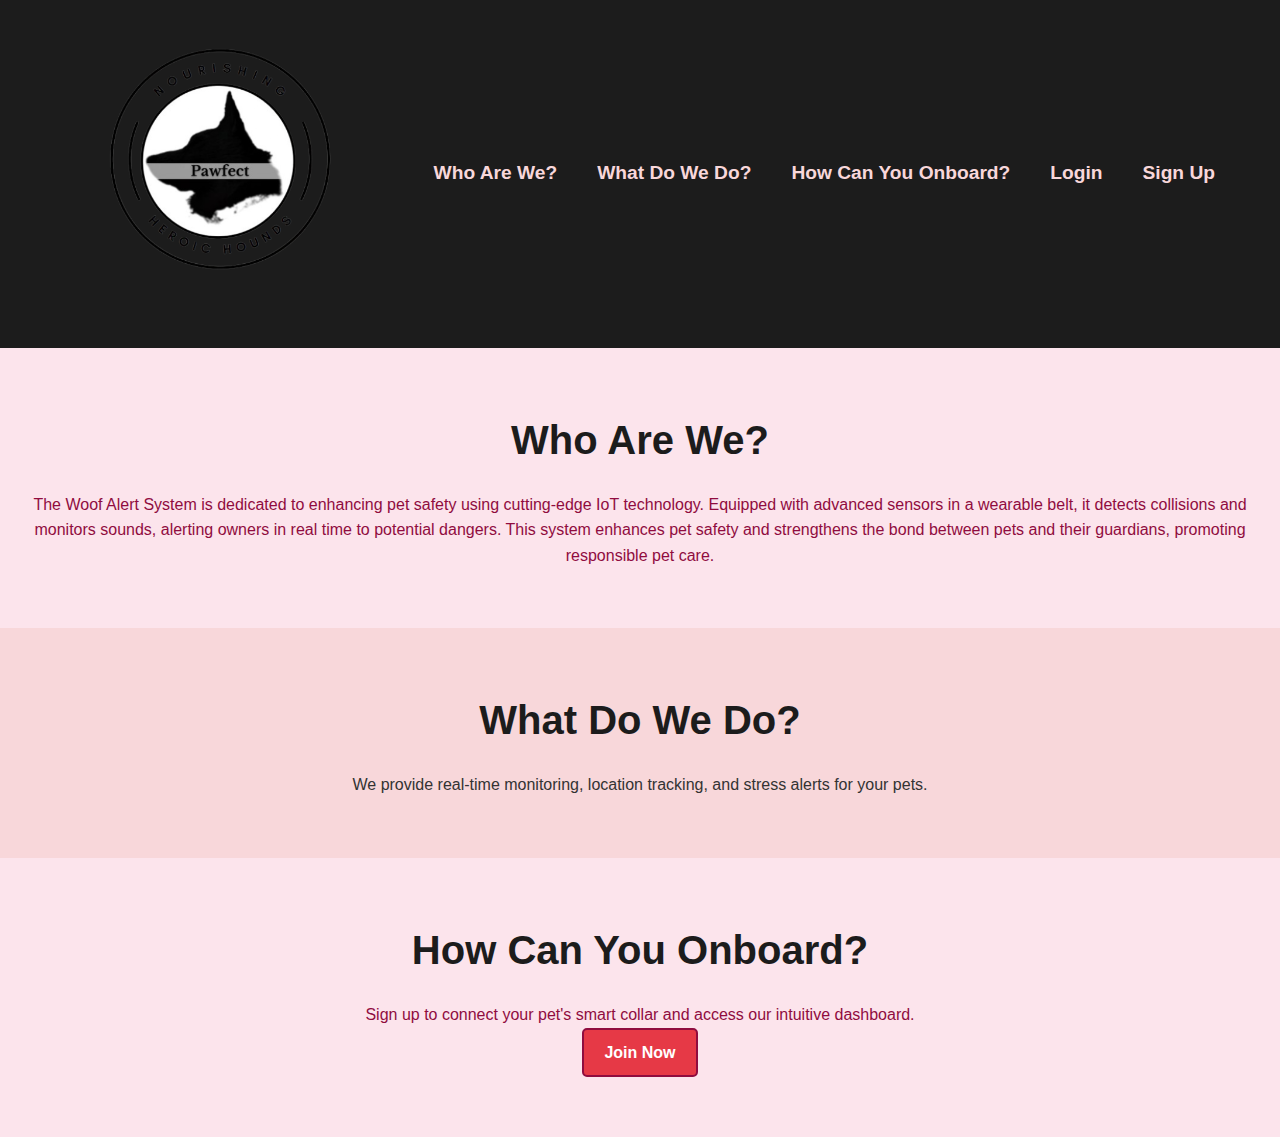
<file: index.html>
<!DOCTYPE html>
<html lang="en">
<head>
  <meta charset="UTF-8">
  <meta name="viewport" content="width=device-width, initial-scale=1.0">
  <title>Woof Alert System</title>
  <link rel="stylesheet" href="css/styles.css">
</head>
<body>
  <header id="header">
    <div class="row">
      <!-- Logo Section -->
      <div class="logo">
        <a href="#">
          <img src="images/logo.png" alt="Woof Alert Logo" class="logo-image">
        </a>
      </div>
      <!-- Navigation Section -->
      <nav>
        <ul>
          <li><a href="#who-are-we">Who Are We?</a></li>
          <li><a href="#what-we-do">What Do We Do?</a></li>
          <li><a href="#how-to-onboard">How Can You Onboard?</a></li>
          <li><a href="Login-Signup Page.html">Login</a></li>
          <li><a href="Login-Signup Page.html">Sign Up</a></li>
        </ul>
      </nav>
    </div>
  </header>
  <main id="wrapper">
    <section id="who-are-we" class="row teal-bg">
      <div class="section-heading">
        <h1>Who Are We?</h1>
      </div>
      <p>
        The Woof Alert System is dedicated to enhancing pet safety using cutting-edge IoT technology.
        Equipped with advanced sensors in a wearable belt, it detects collisions and monitors sounds,
        alerting owners in real time to potential dangers. This system enhances pet safety and strengthens
        the bond between pets and their guardians, promoting responsible pet care.
        
      </p>
    </section>
    <section id="what-we-do" class="row yellow-bg">
      <div class="section-heading">
        <h1>What Do We Do?</h1>
      </div>
      <p>We provide real-time monitoring, location tracking, and stress alerts for your pets.</p>
    </section>
    <section id="how-to-onboard" class="row teal-bg">
      <div class="section-heading">
        <h1>How Can You Onboard?</h1>
      </div>
      <p>Sign up to connect your pet's smart collar and access our intuitive dashboard.</p>
      <a href="signup.html" class="button">Join Now</a>
    </section>
  </main>
  <script src="js/script.js"></script>
</body>
</html>
</file>
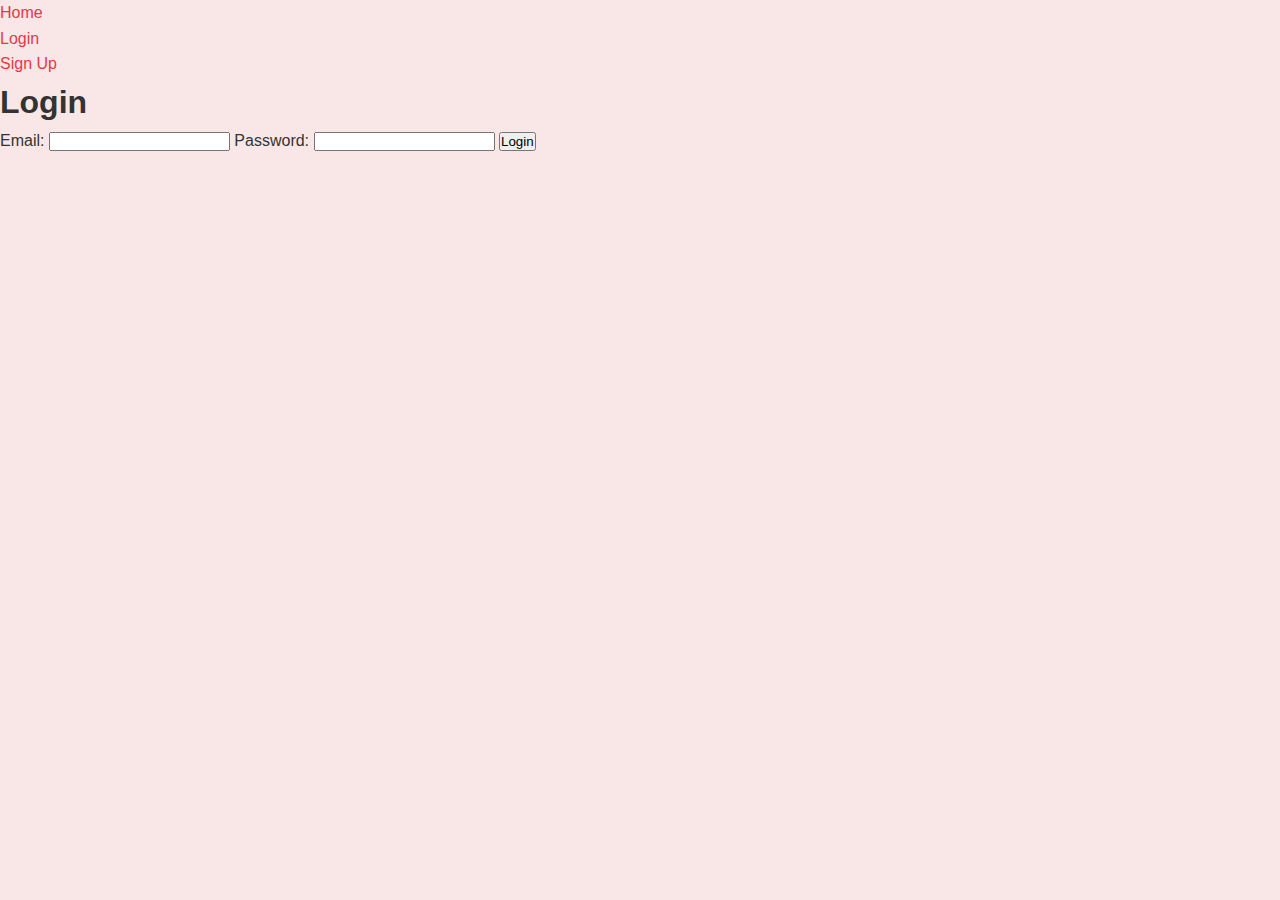
<file: login.html>
<!DOCTYPE html>
<html lang="en">
<head>
  <meta charset="UTF-8">
  <meta name="viewport" content="width=device-width, initial-scale=1.0">
  <title>Login</title>
  <link rel="stylesheet" href="css/styles.css">
</head>
<body>
  <header>
    <nav>
      <ul>
        <li><a href="index.html">Home</a></li>
        <li><a href="login.html">Login</a></li>
        <li><a href="signup.html">Sign Up</a></li>
      </ul>
    </nav>
  </header>
  <main>
    <h1>Login</h1>
    <form action="/login" method="POST">
      <label for="email">Email:</label>
      <input type="email" id="email" name="email" required>
      <label for="password">Password:</label>
      <input type="password" id="password" name="password" required>
      <button type="submit">Login</button>
    </form>
  </main>
</body>
</html>
</file>
<file: css/styles.css>
/* General Styles */
* {
  box-sizing: border-box;
  margin: 0;
  padding: 0;
}

body {
  font-family: "Agency FB", sans-serif;
  line-height: 1.6;
  background-color: #f9e6e6; /* Soft pink */
  color: #333; /* Neutral text color */
  margin: 0;
  padding: 0;
}

a {
  text-decoration: none;
  color: #e63946; /* Soft red for links */
  transition: color 0.3s;
}

a:hover {
  color: #900c3f; /* Darker red */
}

/* Header */
#header {
  background-color: #1c1c1c; /* Deep black */
  color: #f8d7da; /* Light pink text */
  padding: 20px 0;
  box-shadow: 0 2px 5px rgba(0, 0, 0, 0.1);
}

#header .row {
  display: flex;
  justify-content: space-between;
  align-items: center;
  max-width: 1200px;
  margin: 0 auto;
  padding: 0 15px;
}

#header ul {
  list-style: none;
  display: flex;
  gap: 20px;
}

#header li {
  display: inline;
  font-size: larger;
}

#header a {
  color: #f8d7da; /* Light pink */
  font-weight: bold;
  padding: 5px 10px;
  border-radius: 3px;
  transition: background-color 0.3s, color 0.3s;
}

#header a:hover {
  background-color: #900c3f; /* Dark red */
  color: #fff; /* White text on hover */
}

/* Main Sections */
#who-are-we,
#what-we-do,
#how-to-onboard {
  padding: 60px 20px;
  text-align: center;
}

/* Logo Section */
.logo-image {
  max-height: 300px; /* Set the maximum height of the logo */
  width: auto; /* Maintain the aspect ratio */
  object-fit: contain; /* Ensure the logo fits within the specified dimensions */
}

/* Optional: Adjust spacing for the logo */
.logo {
  margin-right: 20px; /* Add spacing between logo and navigation */
}


.teal-bg {
  background-color: #fce4ec; /* Soft pink */
  color: #900c3f; /* Deep red for text */
}

.yellow-bg {
  background-color: #f8d7da; /* Light pink */
  color: #333; /* Neutral text color */
}

.section-heading h1 {
  font-size: 2.5rem;
  margin-bottom: 20px;
  color: #1c1c1c; /* Black for headings */
}

/* Buttons */
.button {
  display: inline-block;
  background-color: #e63946; /* Vibrant red button */
  color: #fff; /* White text */
  padding: 10px 20px;
  font-size: 1rem;
  font-weight: bold;
  border: 2px solid #900c3f; /* Dark red border */
  border-radius: 5px;
  transition: background-color 0.3s, color 0.3s;
}

.button:hover {
  background-color: #f8d7da; /* Light pink on hover */
  color: #900c3f; /* Dark red text */
}

/* Footer */
footer {
  background-color: #1c1c1c; /* Deep black */
  color: #f8d7da; /* Light pink text */
  text-align: center;
  padding: 20px 0;
}

/* Responsive Design */
@media (max-width: 768px) {
  #header .row {
    flex-direction: column;
    text-align: center;
  }

  #header ul {
    flex-direction: column;
    gap: 10px;
  }
}
</file>
